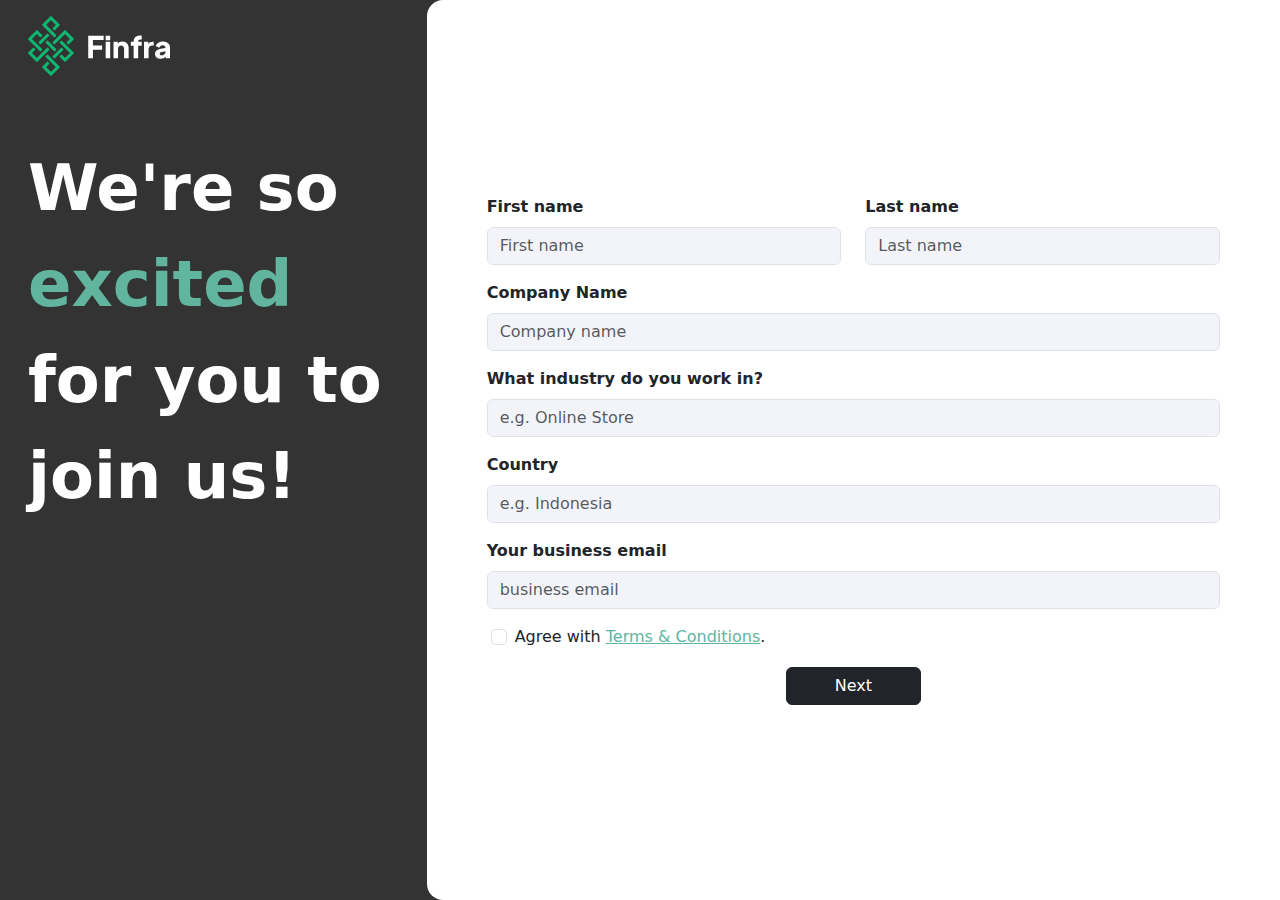
<file: index.html>
<!DOCTYPE html>
<html lang="en">

<head>
  <meta charset="UTF-8">
  <meta name="viewport" content="width=device-width, initial-scale=1.0">
  <title>Home</title>
  <link rel="stylesheet" href="./styles/main.css">
</head>

<body style="background-color: #333333;">
  <div class="container-fluid" style="height: 100vh;">
    <div class="row h-100">
      <div class="col-12 col-md-4">
        <div class="brand-logo w-100 p-3">
          <img src="./assets/finfra-logo.svg" alt="">

        </div>
        <div class="mt-4 mt-md-5 px-3 welcome-msg">
          <span class="text-white">We're so </span>
          <span class="text-primary"> excited</span>
          <span class="text-white">for you to join us!</span>
        </div>
      </div>

      <div class="col-12 col-md-8 bg-white mt-md-0"
        style="border-top-left-radius: 16px; border-bottom-left-radius: 16px;">
        <div class="align-self-center d-flex flex-column h-100 justify-content-center p-3 p-md-5">
          <div class="row">
            <div class="col-12 col-md-6">
              <label class="form-label">First name</label>
              <input type="text" class="form-control" placeholder="First name">
            </div>
            <div class="col-12 col-md-6">
              <label class="form-label">Last name</label>
              <input type="text" class="form-control" placeholder="Last name">
            </div>
          </div>
          <div class="row mt-3">
            <div class="col">
              <label class="form-label">Company Name</label>
              <input type="text" class="form-control" placeholder="Company name">
            </div>
          </div>
          <div class="row mt-3">
            <div class="col">
              <label class="form-label">What industry do you work in?</label>
              <input type="text" class="form-control" placeholder="e.g. Online Store">
            </div>
          </div>
          <div class="row mt-3">
            <div class="col">
              <label class="form-label">Country</label>
              <input type="text" class="form-control" placeholder="e.g. Indonesia">
            </div>
          </div>
          <div class="row mt-3">
            <div class="col">
              <label class="form-label">Your business email</label>
              <input type="email" class="form-control" placeholder="business email">
            </div>
          </div>
          <div class="row mt-3 px-3">
            <div class="form-check">
              <input class="form-check-input" type="checkbox" value="" id="flexCheckDefault">
              <label class="form-check-label" for="flexCheckDefault">
                Agree with <a href="#">Terms & Conditions</a>.
              </label>
            </div>
          </div>
          <div class="w-100 text-center mt-3">
            <a class="btn btn-dark px-5" href="/pages/whats-your-need.html">Next</a>
          </div>
        </div>
      </div>
    </div>

    <script src="./bootstrap/js/bootstrap.bundle.js"></script>
</body>

</html>
</file>
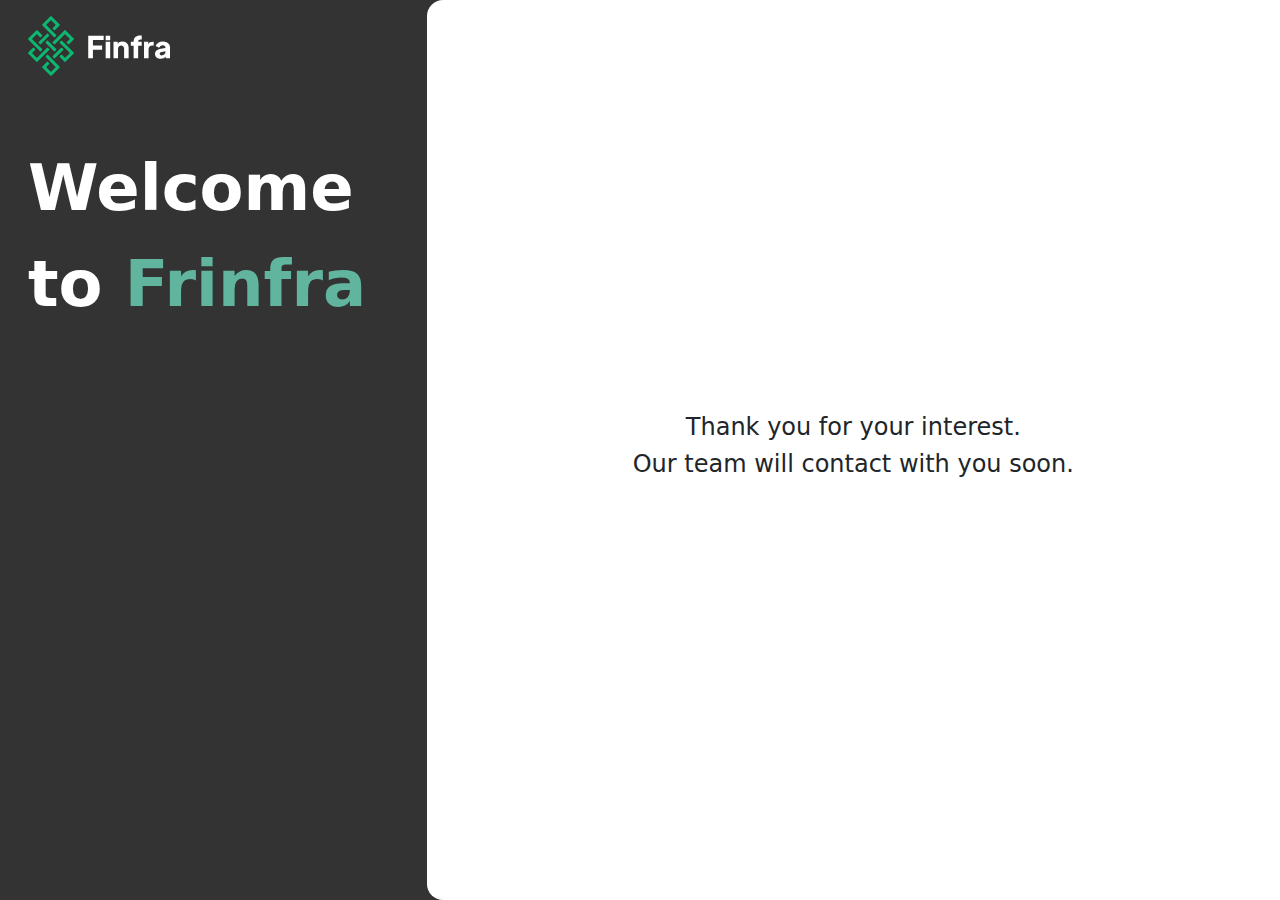
<file: pages/welcome-to-finfra.html>
<!DOCTYPE html>
<html lang="en">

<head>
  <meta charset="UTF-8">
  <meta name="viewport" content="width=device-width, initial-scale=1.0">
  <title>Home</title>
  <link rel="stylesheet" href="../styles/main.css">
</head>

<body style="background-color: #333333;">
  <div class="container-fluid" style="height: 100vh;">
    <div class="row h-100">
      <div class="col-12 col-md-4">
        <div class="brand-logo w-100 p-3">
          <img src="../assets/finfra-logo.svg" alt="">

        </div>
        <div class="mt-4 mt-md-5 px-3 welcome-msg">
          <span class="text-white">Welcome to </span>
          <span class="text-primary"> Frinfra</span>
        </div>
      </div>

      <div class="col-12 col-md-8 bg-white mt-md-0"
        style="border-top-left-radius: 16px; border-bottom-left-radius: 16px;">
        <div class="align-self-center d-flex flex-column h-100 justify-content-center p-3 p-md-5">
          <div class="row text-center">
            <h4>Thank you for your interest.</h4>
            <h4>Our team will contact with you soon.</h4>
          </div>
        </div>
      </div>
    </div>

    <script src="../bootstrap/js/bootstrap.bundle.js"></script>
</body>

</html>
</file>
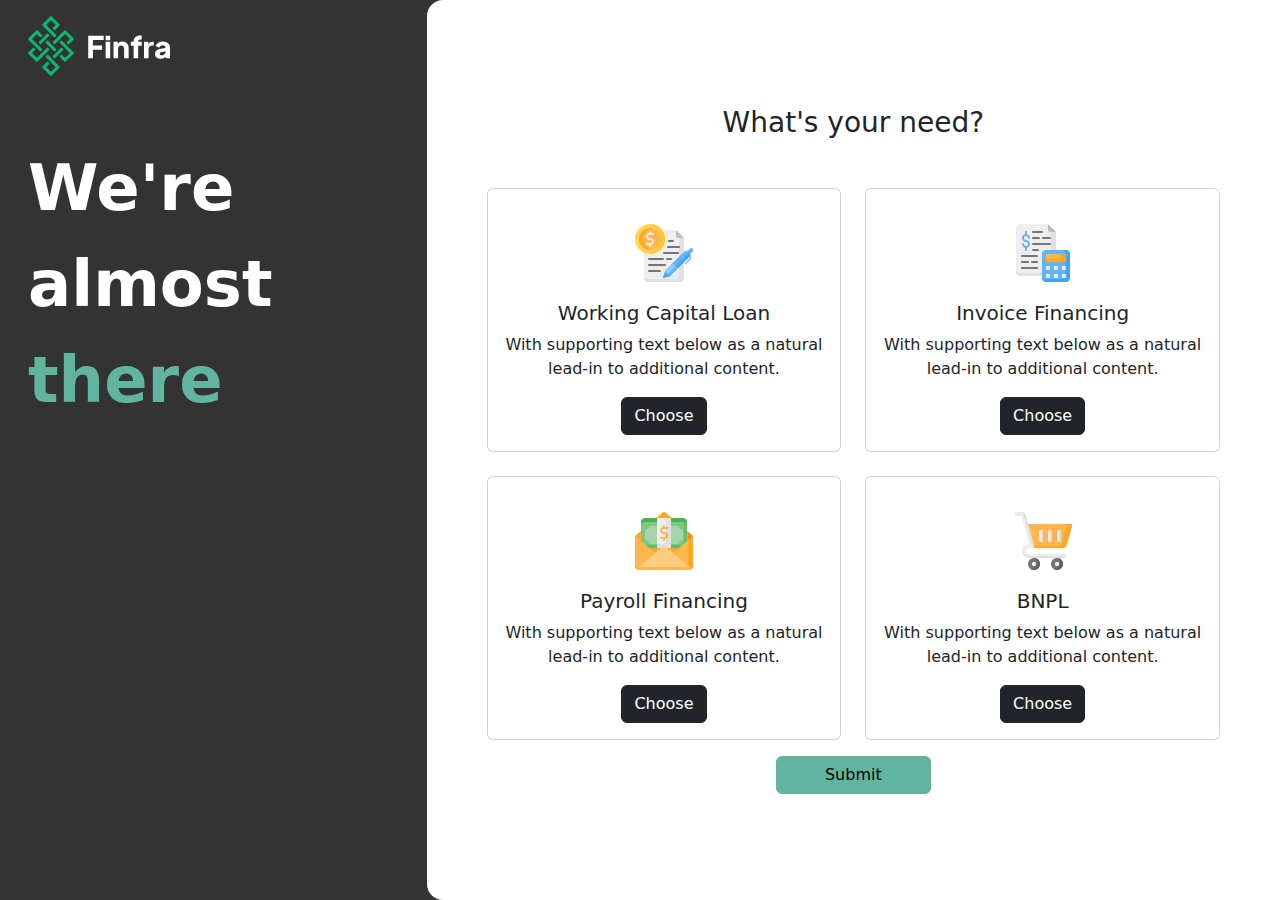
<file: pages/whats-your-need.html>
<!DOCTYPE html>
<html lang="en">

<head>
  <meta charset="UTF-8">
  <meta name="viewport" content="width=device-width, initial-scale=1.0">
  <title>Home</title>
  <link rel="stylesheet" href="../styles/main.css">
</head>

<body style="background-color: #333333;">
  <div class="container-fluid" style="height: 100vh;">
    <div class="row h-100">
      <div class="col-12 col-md-4">
        <div class="brand-logo w-100 p-3">
          <img src="../assets/finfra-logo.svg" alt="">

        </div>
        <div class="mt-4 mt-md-5 px-3 welcome-msg">
          <span class="text-white">We're almost </span>
          <span class="text-primary"> there</span>
        </div>
      </div>

      <div class="col-12 col-md-8 bg-white mt-md-0"
        style="border-top-left-radius: 16px; border-bottom-left-radius: 16px;">
        <div class="align-self-center d-flex flex-column h-100 justify-content-center p-3 p-md-5">

          <h3 class="text-center mb-5">What's your need?</h3>

          <div class="row row-cols-1 row-cols-md-2 g-4">
            <div class="col">
              <div class="card usecase-options">
                <div class="card-body">
                  <img src="../assets/icons8-loan-64.png" alt="">
                  <h5 class="card-title">Working Capital Loan</h5>
                  <p>With supporting text below as a natural lead-in to additional content.</p>
                  <a href="#" class="btn btn-dark">Choose</a>
                </div>
              </div>
            </div>
            <div class="col">
              <div class="card usecase-options">
                <div class="card-body">
                  <img src="../assets/icons8-budget-64.png" alt="">
                  <h5 class="card-title">Invoice Financing</h5>
                  <p>With supporting text below as a natural lead-in to additional content.</p>
                  <a href="#" class="btn btn-dark">Choose</a>
                </div>
              </div>
            </div>
            <div class="col">
              <div class="card usecase-options">
                <div class="card-body">
                  <img src="../assets/icons8-salary-64.png" alt="">
                  <h5 class="card-title">Payroll Financing</h5>
                  <p>With supporting text below as a natural lead-in to additional content.</p>
                  <a href="#" class="btn btn-dark">Choose</a>
                </div>
              </div>
            </div>
            <div class="col">
              <div class="card usecase-options">
                <div class="card-body">
                  <img src="../assets/icons8-shopping-cart-64.png" alt="">
                  <h5 class="card-title">BNPL</h5>
                  <p>With supporting text below as a natural lead-in to additional content.</p>
                  <a href="#" class="btn btn-dark">Choose</a>
                </div>
              </div>
            </div>
          </div>
          <div class="w-100 text-center mt-3">
            <button class="btn btn-primary px-5" data-bs-toggle="modal" data-bs-target="#exampleModal">Submit</button>
          </div>
        </div>
      </div>
    </div>

    <!-- Modal -->
    <div class="modal fade" id="exampleModal" tabindex="-1" aria-labelledby="exampleModalLabel" aria-hidden="true">
      <div class="modal-dialog modal-dialog-centered">
        <div class="modal-content">
          <div class="modal-body text-center">
            <h5>
              You pick <span class="text-primary">Invoice Financing & Payroll Financing</span> <br>
            </h5>
            <div>Continue to the simulation?</div>
          </div>
          <div class="modal-footer text-center d-flex justify-content-center">
            <button type="button" class="btn btn-secondary" data-bs-dismiss="modal">Close</button>
            <a class="btn btn-primary" href="./step-1.html">Continue</a>
          </div>
        </div>
      </div>
    </div>

    <script src="../bootstrap/js/bootstrap.bundle.js"></script>
</body>

</html>
</file>
